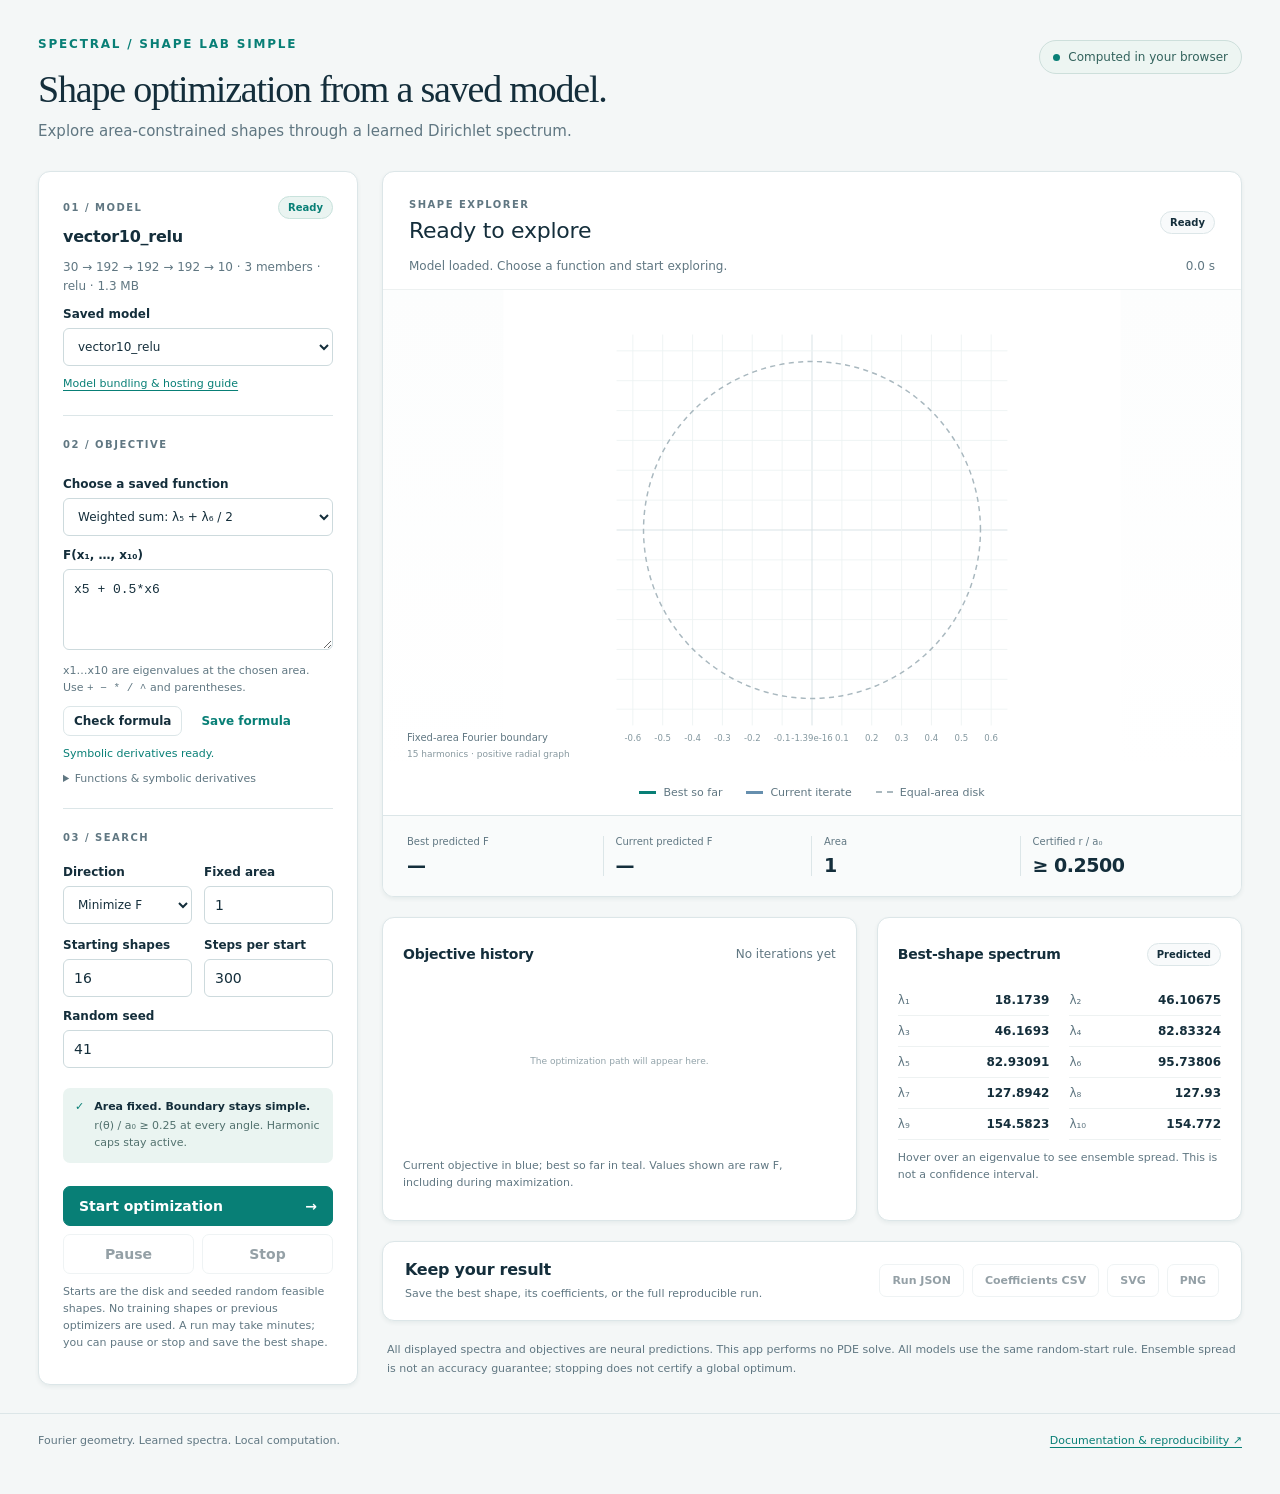
<file: docs/index.html>
<!doctype html>
<html lang="en">
<head>
  <meta charset="utf-8"><meta name="viewport" content="width=device-width,initial-scale=1">
  <meta name="description" content="Optimize positive radial Fourier shapes using a learned Dirichlet spectrum, entirely in your browser.">
  <title>Spectral Shape Lab · Simple</title><link rel="stylesheet" href="./style.css">
</head>
<body>
  <header class="masthead"><div><a class="brand" href="./">SPECTRAL / SHAPE LAB SIMPLE</a><h1>Shape optimization from a saved model.</h1><p>Explore area-constrained shapes through a learned Dirichlet spectrum.</p></div><span class="local-badge"><span></span> Computed in your browser</span></header>
  <main class="layout">
    <aside class="controls panel">
      <div class="section-heading"><span class="eyebrow">01 / MODEL</span><span id="model-state" class="tag">Loading</span></div>
      <h2 id="model-name">Ten-eigenvalue ensemble</h2><p id="model-details" class="muted">Preparing the saved network…</p>
      <label for="model-select">Saved model</label><select id="model-select" disabled></select>
      <p class="hint"><a href="./guide.html" target="_blank">Model bundling &amp; hosting guide</a></p>
      <hr>
      <fieldset id="settings" disabled>
        <legend class="eyebrow">02 / OBJECTIVE</legend>
        <label for="preset">Choose a saved function</label><select id="preset"><option value="custom">Custom formula</option></select>
        <label for="expression">F(x₁, …, x₁₀)</label><textarea id="expression" rows="3" spellcheck="false" aria-describedby="formula-help formula-feedback">x5 + 0.5*x6</textarea>
        <p id="formula-help" class="hint">x1…x10 are eigenvalues at the chosen area. Use <code>+ − * / ^</code> and parentheses.</p>
        <div class="button-row"><button id="validate" class="secondary small" type="button">Check formula</button><button id="save-formula" class="quiet small" type="button">Save formula</button></div>
        <p id="formula-feedback" class="formula-feedback" role="status"></p>
        <details><summary>Functions &amp; symbolic derivatives</summary><p class="hint">Supported: sin, cos, tan, asin, acos, atan, sinh, cosh, tanh, exp, log (or ln), sqrt; constants pi and e. Write multiplication explicitly, for example <code>2*x5</code>. No abs, min, max or arbitrary code.</p><div id="derivatives" class="derivatives"></div><p class="hint">Your formula should be C¹ on the spectra explored. Undefined values or derivatives trigger backtracking. Regularity is not proved automatically.</p></details>
        <hr><h3 class="eyebrow">03 / SEARCH</h3>
        <div class="form-grid"><div><label for="direction">Direction</label><select id="direction"><option value="min">Minimize F</option><option value="max">Maximize F</option></select></div><div><label for="area">Fixed area</label><input id="area" type="number" value="1" min="0.00000001" max="100000000" step="any" required></div><div><label for="starts">Starting shapes</label><input id="starts" type="number" value="16" min="1" max="32" step="1" required></div><div><label for="steps">Steps per start</label><input id="steps" type="number" value="300" min="0" max="2000" step="1" required></div></div>
        <label for="seed">Random seed</label><input id="seed" type="number" value="41" min="0" max="4294967295" step="1">
        <div class="constraint"><span class="constraint-icon">✓</span><div><strong>Area fixed. Boundary stays simple.</strong><span id="constraint-details">Positive radius and harmonic caps are enforced at every step.</span></div></div>
      </fieldset>
      <div class="run-buttons"><button id="run" class="primary" disabled>Start optimization <span aria-hidden="true">→</span></button><button id="pause" class="secondary" disabled>Pause</button><button id="stop" class="secondary" disabled>Stop</button></div>
      <p class="hint">Starts are the disk and seeded random feasible shapes. No training shapes or previous optimizers are used. A run may take minutes; you can pause or stop and save the best shape.</p>
    </aside>
    <section class="workspace" aria-label="Optimization results">
      <div class="panel plot-panel">
        <div class="plot-header"><div><span class="eyebrow">SHAPE EXPLORER</span><h2 id="plot-title">Ready to explore</h2></div><span id="run-state" class="tag">Initializing</span></div>
        <div class="status-row"><span id="status" role="status" aria-live="polite">Loading the model…</span><span id="elapsed">0.0 s</span></div>
        <div id="error" class="error" role="alert" hidden></div>
        <div class="shape-wrap"><svg id="shape" viewBox="0 0 720 560" role="img" aria-label="Current and best radial domains compared with the equal-area disk"></svg><div class="plot-note">Fixed-area Fourier boundary<br><span id="plot-note-detail">15 harmonics · positive radial graph</span></div></div>
        <div class="legend"><span><i class="swatch best"></i>Best so far</span><span><i class="swatch current"></i>Current iterate</span><span><i class="swatch disk"></i>Equal-area disk</span></div>
        <div class="metrics"><div><span>Best predicted F</span><strong id="best-value">—</strong></div><div><span>Current predicted F</span><strong id="current-value">—</strong></div><div><span>Area</span><strong id="area-value">1.0000</strong></div><div><span>Certified r / a₀</span><strong id="floor-value">≥ 0.2500</strong></div></div>
      </div>
      <div class="lower-grid">
        <div class="panel history-panel"><div class="section-heading"><h2>Objective history</h2><span id="iteration-label" class="muted">No iterations yet</span></div><svg id="history" viewBox="0 0 620 240" role="img" aria-label="Objective value and best-so-far history"></svg><p class="hint">Current objective in blue; best so far in teal. Values shown are raw F, including during maximization.</p></div>
        <div class="panel spectrum-panel"><div class="section-heading"><h2>Best-shape spectrum</h2><span class="tag">Predicted</span></div><div id="spectrum" class="spectrum-grid"></div><p id="ordering" class="hint"></p></div>
      </div>
      <div class="panel save-panel"><div><h2>Keep your result</h2><p id="result-summary" class="muted">Save the best shape, its coefficients, or the full reproducible run.</p></div><div class="button-row"><button id="save-json" class="secondary" disabled>Run JSON</button><button id="save-csv" class="secondary" disabled>Coefficients CSV</button><button id="save-svg" class="secondary" disabled>SVG</button><button id="save-png" class="secondary" disabled>PNG</button></div></div>
      <p class="disclaimer">All displayed spectra and objectives are neural predictions. This app performs no PDE solve. All models use the same random-start rule. Ensemble spread is not an accuracy guarantee; stopping does not certify a global optimum.</p>
    </section>
  </main>
  <footer><span>Fourier geometry. Learned spectra. Local computation.</span><a href="./guide.html" target="_blank">Documentation &amp; reproducibility ↗</a></footer>
  <script type="module" src="./src/app.js"></script>
</body>
</html>
</file>
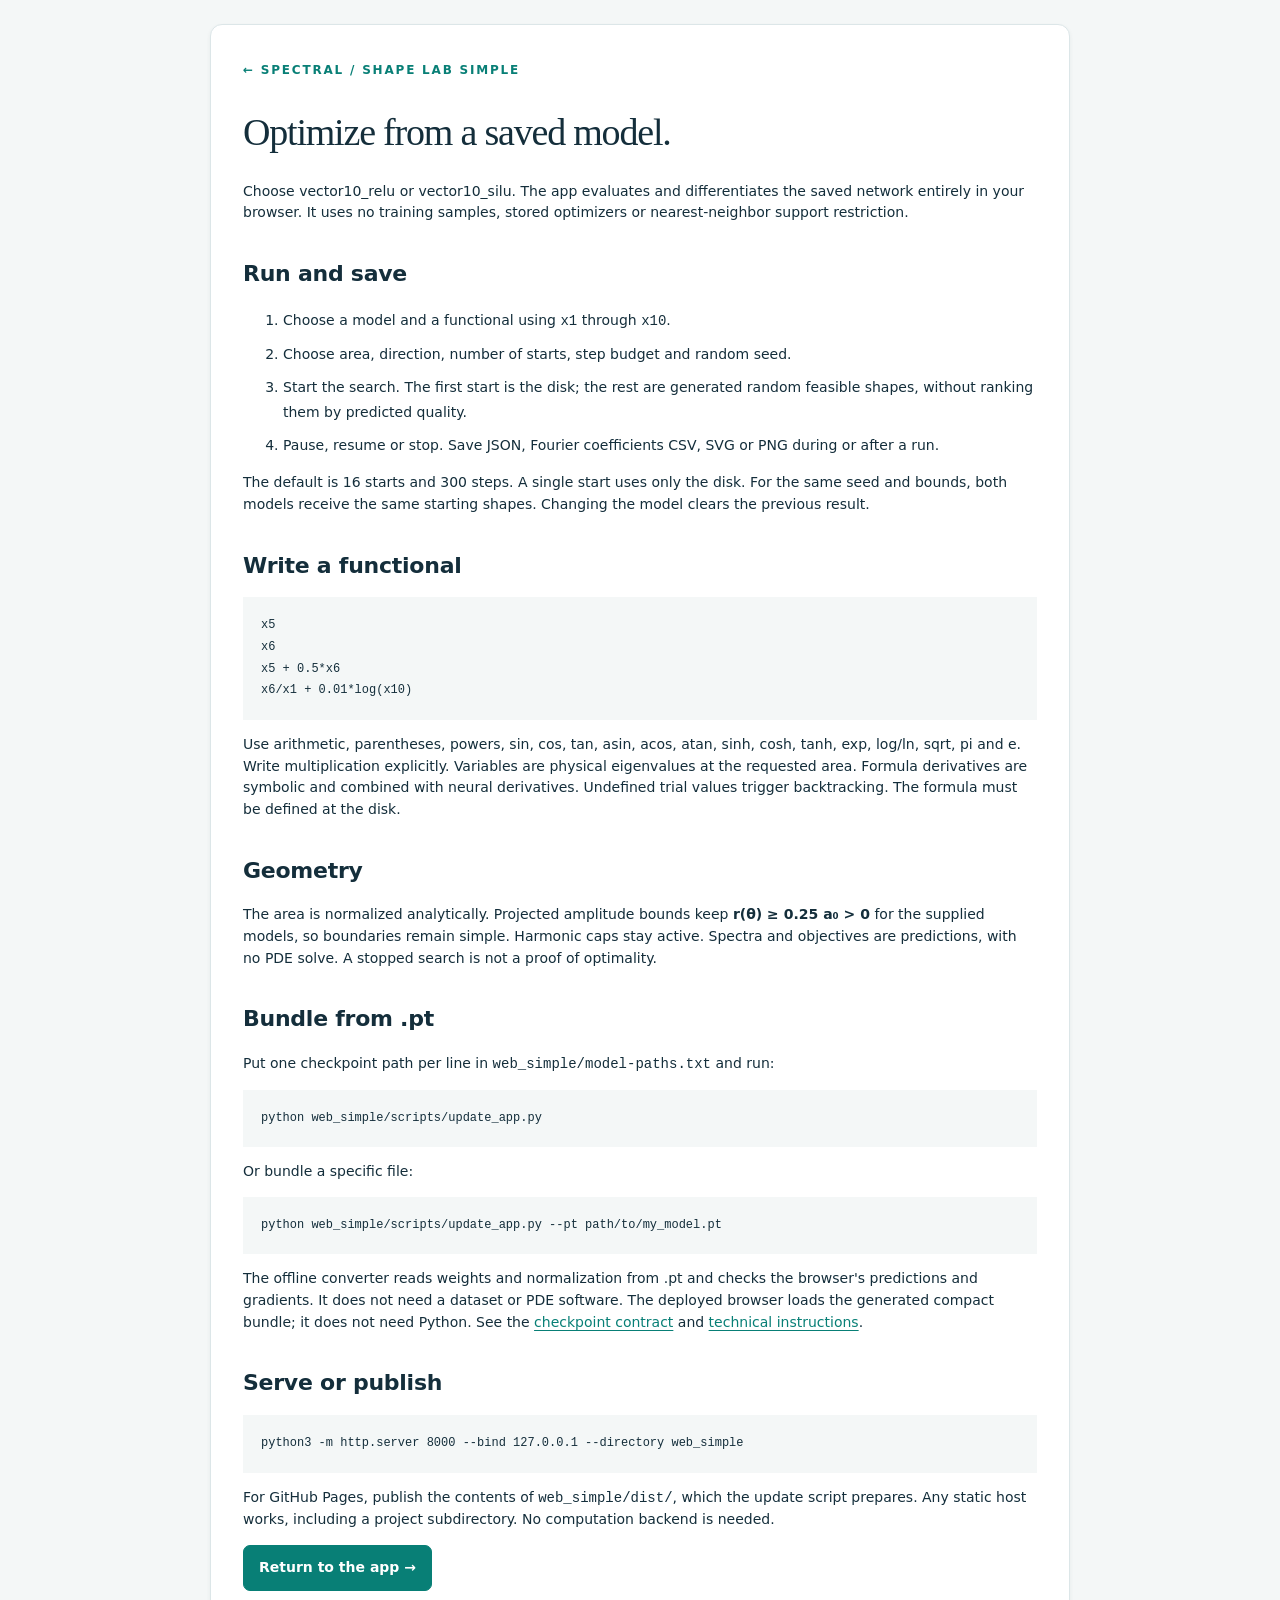
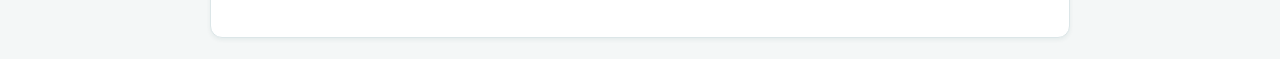
<file: docs/guide.html>
<!doctype html>
<html lang="en"><head><meta charset="utf-8"><meta name="viewport" content="width=device-width,initial-scale=1"><title>Guide · Spectral Shape Lab Simple</title><link rel="stylesheet" href="./style.css"><style>article{max-width:860px;margin:24px auto;padding:32px;line-height:1.8}article h2{font-size:22px;margin-top:30px}article pre{overflow-x:auto;background:#f4f7f7;padding:18px;font-size:12px}article li{margin:8px 0}@media(max-width:650px){article{margin:15px;padding:22px}}</style></head>
<body><article class="panel"><a class="brand" href="./">← SPECTRAL / SHAPE LAB SIMPLE</a><h1>Optimize from a saved model.</h1>
<p>Choose vector10_relu or vector10_silu. The app evaluates and differentiates the saved network entirely in your browser. It uses no training samples, stored optimizers or nearest-neighbor support restriction.</p>
<h2>Run and save</h2><ol><li>Choose a model and a functional using <code>x1</code> through <code>x10</code>.</li><li>Choose area, direction, number of starts, step budget and random seed.</li><li>Start the search. The first start is the disk; the rest are generated random feasible shapes, without ranking them by predicted quality.</li><li>Pause, resume or stop. Save JSON, Fourier coefficients CSV, SVG or PNG during or after a run.</li></ol>
<p>The default is 16 starts and 300 steps. A single start uses only the disk. For the same seed and bounds, both models receive the same starting shapes. Changing the model clears the previous result.</p>
<h2>Write a functional</h2><pre>x5
x6
x5 + 0.5*x6
x6/x1 + 0.01*log(x10)</pre><p>Use arithmetic, parentheses, powers, sin, cos, tan, asin, acos, atan, sinh, cosh, tanh, exp, log/ln, sqrt, pi and e. Write multiplication explicitly. Variables are physical eigenvalues at the requested area. Formula derivatives are symbolic and combined with neural derivatives. Undefined trial values trigger backtracking. The formula must be defined at the disk.</p>
<h2>Geometry</h2><p>The area is normalized analytically. Projected amplitude bounds keep <strong>r(θ) ≥ 0.25 a₀ &gt; 0</strong> for the supplied models, so boundaries remain simple. Harmonic caps stay active. Spectra and objectives are predictions, with no PDE solve. A stopped search is not a proof of optimality.</p>
<h2>Bundle from .pt</h2><p>Put one checkpoint path per line in <code>web_simple/model-paths.txt</code> and run:</p><pre>python web_simple/scripts/update_app.py</pre><p>Or bundle a specific file:</p><pre>python web_simple/scripts/update_app.py --pt path/to/my_model.pt</pre><p>The offline converter reads weights and normalization from .pt and checks the browser's predictions and gradients. It does not need a dataset or PDE software. The deployed browser loads the generated compact bundle; it does not need Python. See the <a href="./MODELS.md">checkpoint contract</a> and <a href="./README.md">technical instructions</a>.</p>
<h2>Serve or publish</h2><pre>python3 -m http.server 8000 --bind 127.0.0.1 --directory web_simple</pre><p>For GitHub Pages, publish the contents of <code>web_simple/dist/</code>, which the update script prepares. Any static host works, including a project subdirectory. No computation backend is needed.</p><p><a class="button primary" href="./">Return to the app →</a></p></article></body></html>
</file>
<file: docs/style.css>
:root{--ink:#142e3b;--muted:#607782;--teal:#087f76;--blue:#668fae;--line:#dce6e8;--paper:#f4f7f7;--white:#fff;--soft:#eaf4f1;--danger:#a53d35;font-family:Inter,ui-sans-serif,system-ui,-apple-system,BlinkMacSystemFont,"Segoe UI",sans-serif;color:var(--ink);background:var(--paper);font-size:14px;font-synthesis:none}
*{box-sizing:border-box}body{margin:0}a{color:var(--teal);text-underline-offset:3px}button,input,select,textarea{font:inherit}button,.button{cursor:pointer;text-decoration:none;border-radius:7px;padding:11px 15px;border:1px solid var(--line);display:inline-flex;align-items:center;justify-content:center;gap:12px;font-weight:600;transition:background .15s}button:hover:not(:disabled),.button:hover{filter:brightness(.96)}button:disabled,input:disabled,.file-button:has(input:disabled){opacity:.45;cursor:default}button:focus-visible,input:focus-visible,select:focus-visible,textarea:focus-visible,summary:focus-visible,.file-button:focus-within{outline:3px solid #75bdb3;outline-offset:2px}.primary{background:var(--teal);color:white;border-color:var(--teal)}.secondary{background:white;color:var(--ink)}.quiet{border-color:transparent;background:transparent;color:var(--teal)}.small{padding:7px 10px;font-size:12px}.file-button{width:100%;justify-content:space-between;position:relative;overflow:hidden}.file-button input{position:absolute;inset:0;opacity:0;cursor:pointer;width:100%}.masthead{max-width:1500px;margin:0 auto;padding:35px 38px 28px;display:flex;justify-content:space-between;align-items:flex-start}.brand{font-size:12px;font-weight:750;letter-spacing:.15em;text-decoration:none;color:var(--teal)}h1{font-family:Georgia,"Times New Roman",serif;font-weight:400;font-size:38px;letter-spacing:-1.2px;margin:16px 0 9px}h2{font-size:16px;letter-spacing:-.25px;margin:8px 0}p{line-height:1.55}.masthead p{margin:0;color:var(--muted);font-size:15px}.local-badge{display:flex;align-items:center;gap:8px;border:1px solid #cddfdb;background:#edf5f2;border-radius:30px;font-size:12px;padding:9px 13px;margin-top:5px;color:#32625c}.local-badge span{width:7px;height:7px;border-radius:50%;background:var(--teal)}.layout{display:grid;grid-template-columns:320px minmax(0,1fr);gap:24px;max-width:1500px;margin:0 auto;padding:0 38px}.panel{background:white;border:1px solid var(--line);border-radius:12px;box-shadow:0 2px 4px #153b4010}.controls{padding:24px;align-self:start}.section-heading{display:flex;align-items:center;justify-content:space-between;gap:10px}.eyebrow{font-size:10px;letter-spacing:.15em;font-weight:750;color:var(--muted)}.tag{font-size:10px;font-weight:650;border:1px solid var(--line);border-radius:20px;padding:5px 9px;white-space:nowrap;background:#f8fafb}.tag.active{background:var(--soft);color:var(--teal);border-color:#c8e2dc}.muted{color:var(--muted);font-size:12px}.hint{font-size:11px;line-height:1.55;color:var(--muted);margin:9px 0}.hint code{font-size:11px}hr{border:0;border-top:1px solid var(--line);margin:23px 0}fieldset{padding:0;margin:0;border:0;min-width:0}legend{padding:0;margin-bottom:15px}label{font-size:12px;font-weight:600;display:block;margin:12px 0 7px}select,input,textarea{width:100%;border:1px solid #cddadd;border-radius:6px;padding:10px;background:#fff;color:var(--ink)}textarea{font-family:ui-monospace,SFMono-Regular,Consolas,monospace;font-size:13px;line-height:1.5;resize:vertical}select{font-size:12px}input[type=number]{font-variant-numeric:tabular-nums}.form-grid{display:grid;grid-template-columns:1fr 1fr;gap:2px 12px}.button-row{display:flex;gap:8px;flex-wrap:wrap}.formula-feedback{font-size:11px;color:var(--teal);min-height:14px;margin:9px 0}.formula-feedback.invalid{color:var(--danger)}details{font-size:11px;margin-top:10px}summary{cursor:pointer;color:var(--muted)}.derivatives{overflow-wrap:anywhere;font:10px/1.7 ui-monospace,monospace;max-height:240px;overflow-y:auto}.derivatives p{margin:6px 0}.constraint{display:flex;gap:10px;background:var(--soft);border-radius:7px;padding:12px;margin-top:20px;font-size:11px}.constraint strong,.constraint span:not(.constraint-icon){display:block}.constraint span:not(.constraint-icon){color:#52716e;margin-top:5px;line-height:1.5}.constraint-icon{color:var(--teal);font-weight:700}.run-buttons{display:grid;grid-template-columns:1fr 1fr;gap:8px;margin-top:23px}.run-buttons .primary{grid-column:1/-1;justify-content:space-between}.workspace{display:flex;flex-direction:column;gap:20px;min-width:0}.plot-panel{overflow:hidden}.plot-header{display:flex;justify-content:space-between;align-items:center;padding:23px 26px 9px}.plot-header h2{font-size:22px;font-weight:500;margin:7px 0}.status-row{display:flex;justify-content:space-between;gap:12px;padding:0 26px 14px;color:var(--muted);font-size:12px;min-height:30px}.status-row #elapsed{font-variant-numeric:tabular-nums;white-space:nowrap}.shape-wrap{position:relative;min-height:300px;background:linear-gradient(180deg,#fcfdfd,white);border-top:1px solid #edf1f1}#shape{display:block;width:100%;height:clamp(330px,40vw,480px)}.plot-note{position:absolute;left:24px;bottom:8px;line-height:1.6;font-size:10px;color:var(--muted);pointer-events:none}.plot-note span{font-size:9px;color:#87989f}.legend{display:flex;justify-content:center;gap:24px;flex-wrap:wrap;padding:16px;font-size:11px;color:var(--muted)}.legend>span{display:flex;align-items:center;gap:7px}.swatch{display:inline-block;width:17px;height:3px}.swatch.best{background:var(--teal)}.swatch.current{background:var(--blue)}.swatch.disk{border-top:2px dashed #aab8be}.metrics{display:grid;grid-template-columns:repeat(4,1fr);background:#f9fbfb;border-top:1px solid var(--line);padding:20px 12px}.metrics>div{padding:0 12px;border-right:1px solid var(--line)}.metrics>div:last-child{border:0}.metrics span{display:block;color:var(--muted);font-size:10px;margin-bottom:7px}.metrics strong{font-size:19px;font-weight:550;font-variant-numeric:tabular-nums;letter-spacing:-.5px}.lower-grid{display:grid;grid-template-columns:1.3fr 1fr;gap:20px}.history-panel,.spectrum-panel{padding:20px;min-width:0}.history-panel h2,.spectrum-panel h2{font-size:14px}#history{width:100%;display:block;margin:10px 0 0;min-height:160px}.spectrum-grid{display:grid;grid-template-columns:1fr 1fr;column-gap:20px;margin-top:15px}.spectral-row{display:flex;justify-content:space-between;font-size:12px;padding:8px 0;border-bottom:1px solid #eef2f2;font-variant-numeric:tabular-nums}.spectral-row span{color:var(--muted)}.spectral-row strong{font-weight:550}.save-panel{padding:18px 22px;display:flex;justify-content:space-between;align-items:center;gap:15px;flex-wrap:wrap}.save-panel h2{margin:0 0 6px}.save-panel p{margin:0;font-size:11px}.save-panel button{font-size:11px;padding:9px 12px}.disclaimer{margin:0;padding:0 5px;font-size:11px;line-height:1.7;color:var(--muted)}.error{margin:0 24px 15px;padding:12px;background:#fff0ed;border:1px solid #f0c8c1;border-radius:6px;color:var(--danger);font-size:12px}footer{max-width:1500px;margin:28px auto;padding:20px 38px;border-top:1px solid var(--line);display:flex;justify-content:space-between;gap:20px;color:var(--muted);font-size:11px}[hidden]{display:none!important}
@media(min-width:1400px){.layout{grid-template-columns:340px minmax(0,1fr)}}
@media(max-width:1050px){.layout{padding:0 22px;gap:18px;grid-template-columns:290px minmax(0,1fr)}.masthead{padding:28px 22px}.controls{padding:20px}.lower-grid{grid-template-columns:1fr}.metrics{grid-template-columns:1fr 1fr;row-gap:16px}.metrics>div:nth-child(2){border-right:0}.local-badge{font-size:10px}.legend{gap:14px}}
@media(max-width:730px){.masthead{display:block;padding:24px 18px}.masthead h1{font-size:32px}.masthead p{font-size:13px}.local-badge{display:inline-flex;margin-top:18px}.layout{display:flex;flex-direction:column;padding:0 14px}.controls{width:100%;padding:22px}.workspace{width:100%}.plot-header{padding:20px 18px 9px}.status-row{padding:0 18px 14px}.metrics strong{font-size:18px}#shape{height:360px}.plot-note{left:15px;font-size:9px}.save-panel{align-items:flex-start}.save-panel .button-row{width:100%}.save-panel button{flex:1 1 40%}footer{padding:20px 18px;flex-direction:column}.controls hr{margin:18px 0}}
</file>
